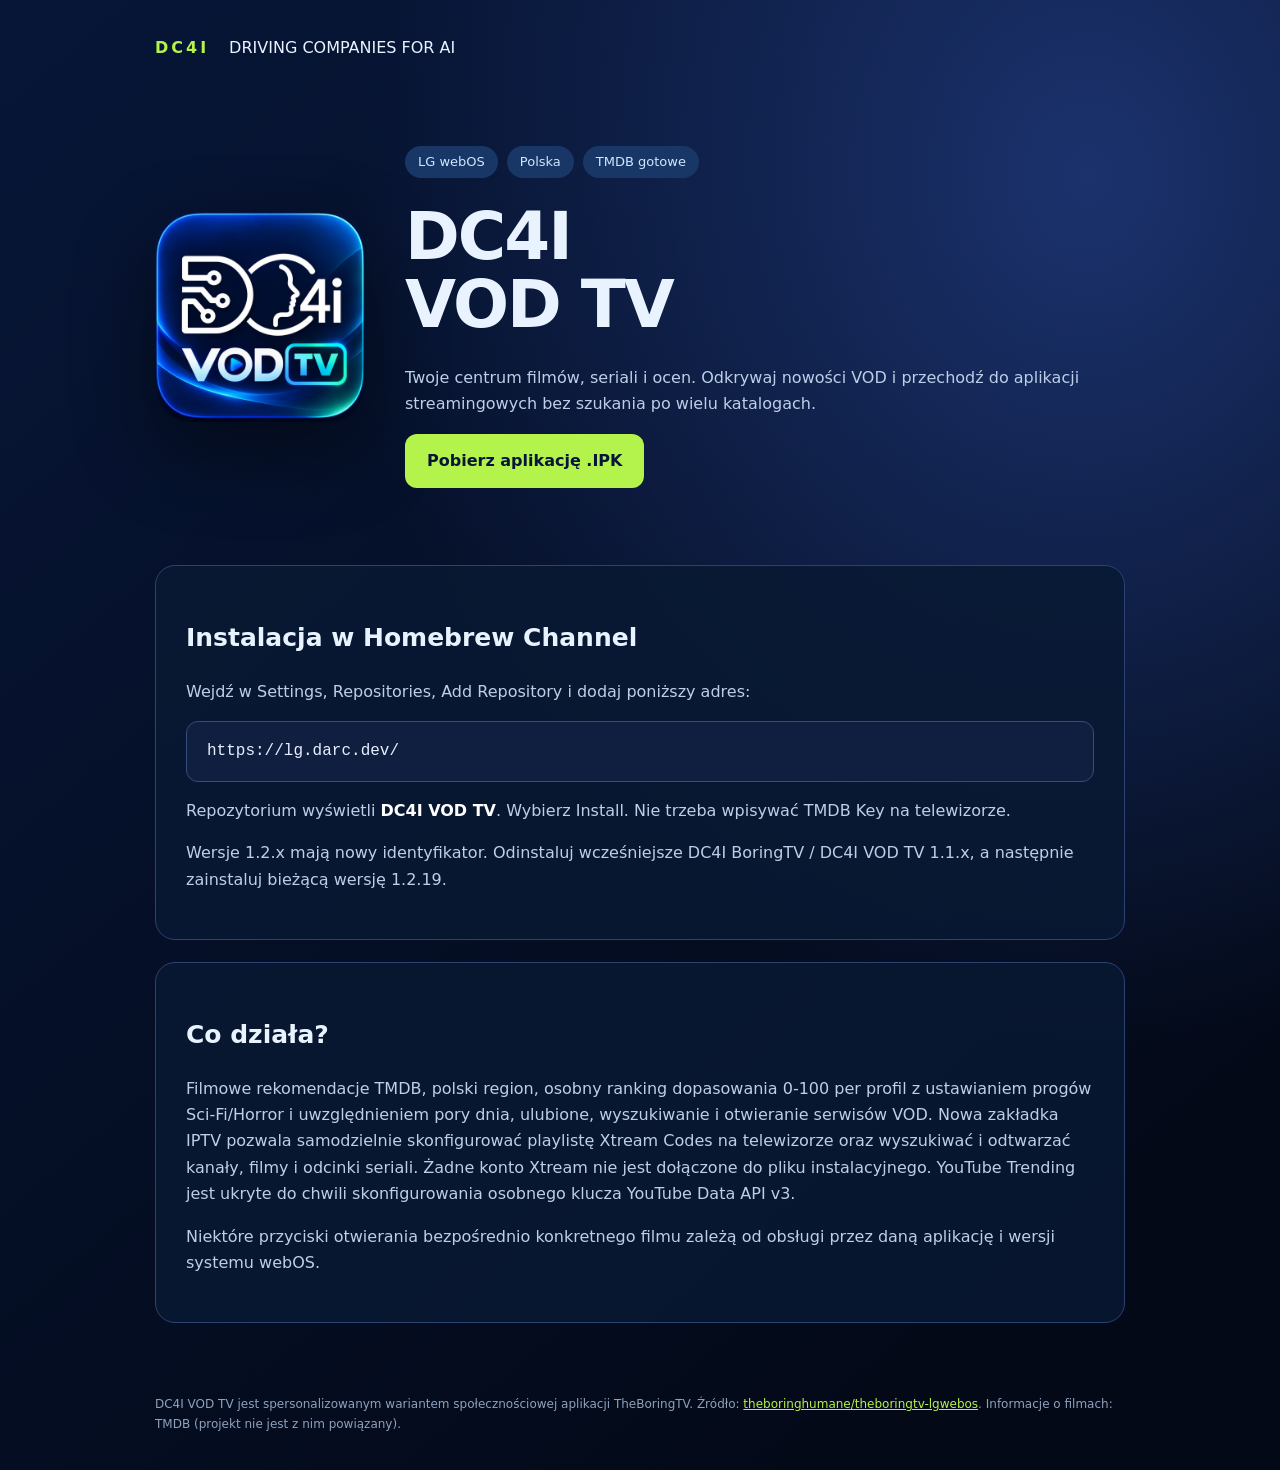
<file: about.html>
<!DOCTYPE html>
<html lang="pl"><head><meta charset="utf-8"><meta name="viewport" content="width=device-width,initial-scale=1">
<title>DC4I VOD TV | LG webOS</title>
<style>
:root{color-scheme:dark}*{box-sizing:border-box}body{font:16px/1.65 system-ui,-apple-system,Arial;background:radial-gradient(ellipse at 85% 12%,#1b326d 0%,transparent 48%),linear-gradient(140deg,#071638,#030917 85%);color:#e9f3ff;margin:0;min-height:100vh}
header,main,footer{max-width:1020px;margin:auto;padding:25px}header{display:flex;align-items:center;gap:20px;padding-top:35px}
header strong{font-size:16px;letter-spacing:3px;color:#b4f34c}h1{font-size:clamp(32px,7vw,66px);line-height:1.04;letter-spacing:-2px;margin:25px 0}h2{font-size:25px}p{color:#bdcfe8}b{color:white}
.hero{padding:35px 0 55px;display:grid;grid-template-columns:210px 1fr;align-items:center;gap:40px}
.hero img{width:100%;border-radius:34px;box-shadow:0 30px 80px #0007}a{color:#b4f34c}
.btn{display:inline-block;background:#b4f34c;color:#071638;font-weight:750;border-radius:12px;padding:14px 22px;text-decoration:none}
code{display:block;padding:16px 20px;background:#101f40;border:1px solid #334d7f;border-radius:12px;overflow-wrap:anywhere;color:#e7f0ff}
.tags{display:flex;gap:9px;flex-wrap:wrap}.tags span{background:#193766;border-radius:999px;padding:5px 13px;font-size:13px;color:#d0e6ff}
.card{padding:30px;border:1px solid #2b4272;border-radius:20px;background:#091933d9;margin:22px 0}
footer{font-size:12px;color:#8ea1bd;padding-bottom:35px}
@media(max-width:650px){.hero{grid-template-columns:1fr;text-align:center}.hero img{max-width:210px;margin:auto}header{padding-top:18px}}
</style></head><body>
<header><strong>DC4I</strong><span>DRIVING COMPANIES FOR AI</span></header>
<main><section class="hero"><img src="/icons/dc4i-vod-tv-neon.png" alt="DC4I VOD TV Neon">
<div><div class="tags"><span>LG webOS</span><span>Polska</span><span>TMDB gotowe</span></div>
<h1>DC4I<br>VOD TV</h1>
<p>Twoje centrum filmów, seriali i ocen. Odkrywaj nowości VOD i przechodź do aplikacji streamingowych bez szukania po wielu katalogach.</p>
<a class="btn" href="/packages/com.dc4i.vodtv_1.2.19_all.ipk">Pobierz aplikację .IPK</a></div></section>
<div class="card"><h2>Instalacja w Homebrew Channel</h2>
<p>Wejdź w Settings, Repositories, Add Repository i dodaj poniższy adres:</p>
<code>https://lg.darc.dev/</code>
<p>Repozytorium wyświetli <b>DC4I VOD TV</b>. Wybierz Install. Nie trzeba wpisywać TMDB Key na telewizorze.</p>
<p>Wersje 1.2.x mają nowy identyfikator. Odinstaluj wcześniejsze DC4I BoringTV / DC4I VOD TV 1.1.x, a następnie zainstaluj bieżącą wersję 1.2.19.</p></div>
<div class="card"><h2>Co działa?</h2>
<p>Filmowe rekomendacje TMDB, polski region, osobny ranking dopasowania 0-100 per profil z ustawianiem progów Sci-Fi/Horror i uwzględnieniem pory dnia, ulubione, wyszukiwanie i otwieranie serwisów VOD. Nowa zakładka IPTV pozwala samodzielnie skonfigurować playlistę Xtream Codes na telewizorze oraz wyszukiwać i odtwarzać kanały, filmy i odcinki seriali. Żadne konto Xtream nie jest dołączone do pliku instalacyjnego. YouTube Trending jest ukryte do chwili skonfigurowania osobnego klucza YouTube Data API v3.</p>
<p>Niektóre przyciski otwierania bezpośrednio konkretnego filmu zależą od obsługi przez daną aplikację i wersji systemu webOS.</p>
</div></main><footer>DC4I VOD TV jest spersonalizowanym wariantem społecznościowej aplikacji TheBoringTV. Źródło: <a href="https://github.com/theboringhumane/theboringtv-lgwebos">theboringhumane/theboringtv-lgwebos</a>. Informacje o filmach: TMDB (projekt nie jest z nim powiązany).</footer></body></html>
</file>
